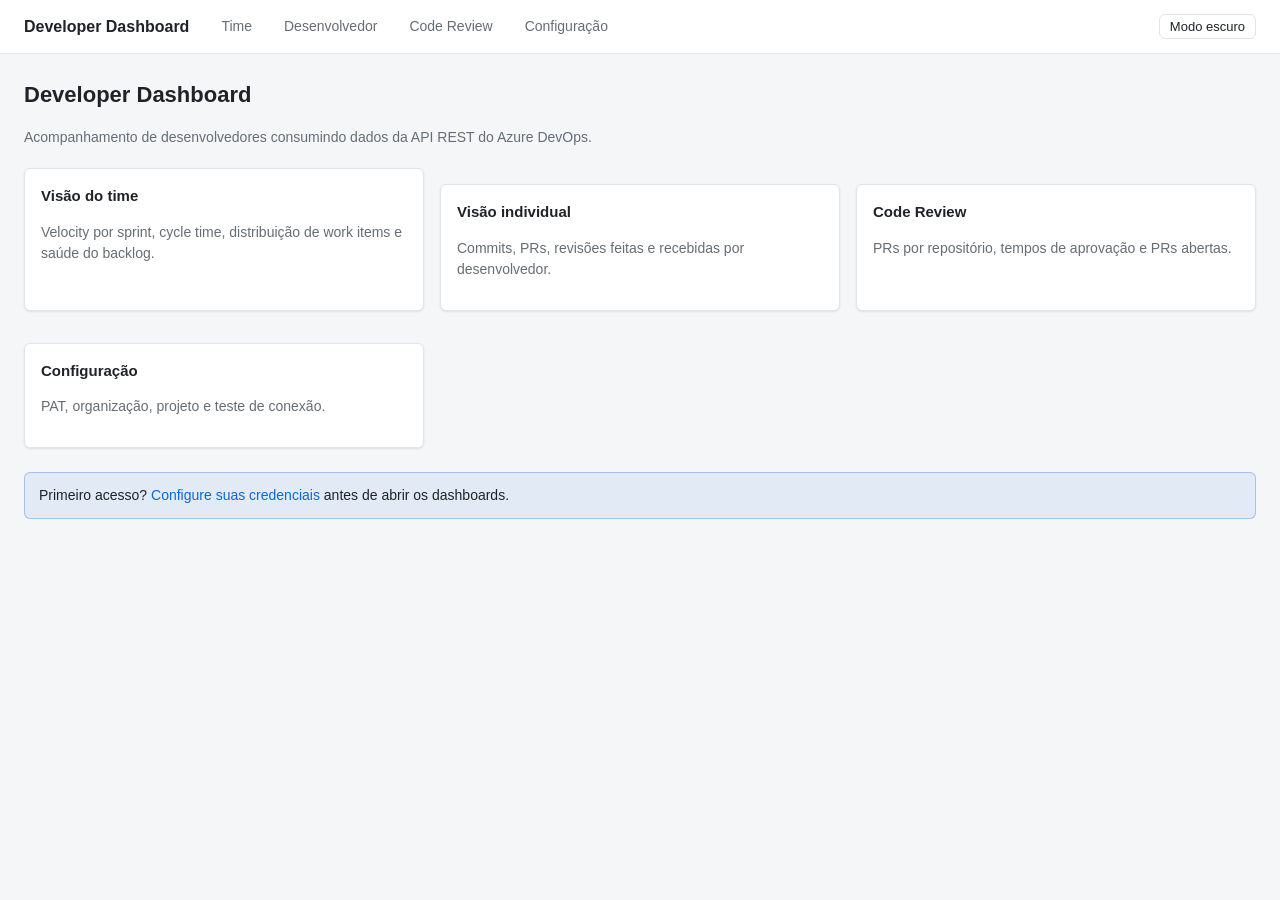
<file: index.html>
<!DOCTYPE html>
<html lang="pt-BR">
<head>
<meta charset="UTF-8">
<meta name="viewport" content="width=device-width, initial-scale=1.0">
<title>Developer Dashboard — Azure DevOps</title>
<link rel="stylesheet" href="css/main.css">
<link rel="stylesheet" href="css/components.css">
<script src="js/file-guard.js"></script>
</head>
<body>
<header class="topbar"></header>
<main>
  <h1>Developer Dashboard</h1>
  <p class="muted">Acompanhamento de desenvolvedores consumindo dados da API REST do Azure DevOps.</p>

  <div class="grid grid-3" style="margin-top: 20px;">
    <a class="card" href="dashboard.html" style="text-decoration:none; color: inherit;">
      <h3>Visão do time</h3>
      <p class="muted">Velocity por sprint, cycle time, distribuição de work items e saúde do backlog.</p>
    </a>
    <a class="card" href="developer.html" style="text-decoration:none; color: inherit;">
      <h3>Visão individual</h3>
      <p class="muted">Commits, PRs, revisões feitas e recebidas por desenvolvedor.</p>
    </a>
    <a class="card" href="codereview.html" style="text-decoration:none; color: inherit;">
      <h3>Code Review</h3>
      <p class="muted">PRs por repositório, tempos de aprovação e PRs abertas.</p>
    </a>
    <a class="card" href="config.html" style="text-decoration:none; color: inherit;">
      <h3>Configuração</h3>
      <p class="muted">PAT, organização, projeto e teste de conexão.</p>
    </a>
  </div>

  <div id="status" style="margin-top: 24px;"></div>
</main>

<script type="module">
  import { renderTopbar } from './js/ui.js'
  import { hasConfig } from './js/auth.js'

  renderTopbar('home')

  if (!hasConfig()) {
    document.getElementById('status').innerHTML =
      '<div class="alert info">Primeiro acesso? <a href="config.html">Configure suas credenciais</a> antes de abrir os dashboards.</div>'
  }
</script>
</body>
</html>
</file>
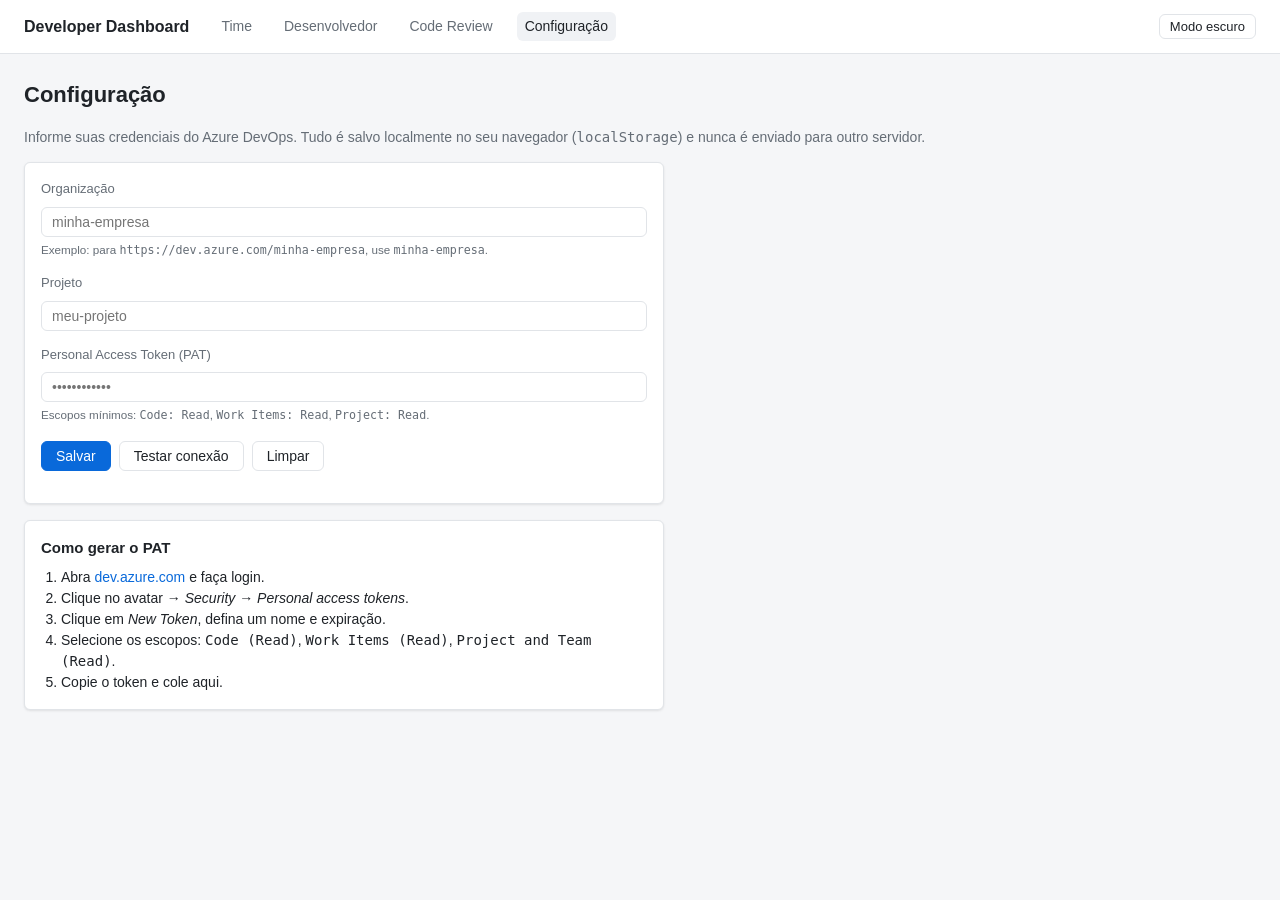
<file: config.html>
<!DOCTYPE html>
<html lang="pt-BR">
<head>
<meta charset="UTF-8">
<meta name="viewport" content="width=device-width, initial-scale=1.0">
<title>Configuração — Developer Dashboard</title>
<link rel="stylesheet" href="css/main.css">
<link rel="stylesheet" href="css/components.css">
<script src="js/file-guard.js"></script>
</head>
<body>
<header class="topbar"></header>
<main>
  <h1>Configuração</h1>
  <p class="muted">Informe suas credenciais do Azure DevOps. Tudo é salvo localmente no seu navegador (<code>localStorage</code>) e nunca é enviado para outro servidor.</p>

  <div class="card" style="max-width: 640px;">
    <form id="config-form" autocomplete="off">
      <div class="form-row">
        <label for="org">Organização</label>
        <input type="text" id="org" name="org" placeholder="minha-empresa" required>
        <small class="muted">Exemplo: para <code>https://dev.azure.com/minha-empresa</code>, use <code>minha-empresa</code>.</small>
      </div>

      <div class="form-row">
        <label for="project">Projeto</label>
        <input type="text" id="project" name="project" placeholder="meu-projeto" required>
      </div>

      <div class="form-row">
        <label for="pat">Personal Access Token (PAT)</label>
        <input type="password" id="pat" name="pat" placeholder="••••••••••••" required autocomplete="off">
        <small class="muted">Escopos mínimos: <code>Code: Read</code>, <code>Work Items: Read</code>, <code>Project: Read</code>.</small>
      </div>

      <div class="form-actions">
        <button type="submit" class="primary">Salvar</button>
        <button type="button" id="test-btn">Testar conexão</button>
        <button type="button" id="clear-btn">Limpar</button>
      </div>
    </form>

    <div id="status" style="margin-top: 16px;"></div>
  </div>

  <div class="card" style="max-width: 640px; margin-top: 16px;">
    <h3>Como gerar o PAT</h3>
    <ol style="margin: 0; padding-left: 20px;">
      <li>Abra <a href="https://dev.azure.com" target="_blank" rel="noopener">dev.azure.com</a> e faça login.</li>
      <li>Clique no avatar → <em>Security</em> → <em>Personal access tokens</em>.</li>
      <li>Clique em <em>New Token</em>, defina um nome e expiração.</li>
      <li>Selecione os escopos: <code>Code (Read)</code>, <code>Work Items (Read)</code>, <code>Project and Team (Read)</code>.</li>
      <li>Copie o token e cole aqui.</li>
    </ol>
  </div>
</main>

<script type="module">
  import { getConfig, setConfig, clearConfig } from './js/auth.js'
  import { testConnection } from './js/api.js'
  import { clearCache } from './js/cache.js'
  import { renderTopbar, escapeHtml } from './js/ui.js'

  renderTopbar('config')

  const form = document.getElementById('config-form')
  const statusEl = document.getElementById('status')
  const testBtn = document.getElementById('test-btn')
  const clearBtn = document.getElementById('clear-btn')

  const current = getConfig()
  document.getElementById('org').value = current.org
  document.getElementById('project').value = current.project
  document.getElementById('pat').value = current.pat

  function readForm() {
    return {
      org: document.getElementById('org').value.trim(),
      project: document.getElementById('project').value.trim(),
      pat: document.getElementById('pat').value,
    }
  }

  function showStatus(kind, message) {
    statusEl.innerHTML = `<div class="alert ${kind}">${escapeHtml(message)}</div>`
  }

  form.addEventListener('submit', (e) => {
    e.preventDefault()
    const cfg = readForm()
    setConfig(cfg)
    clearCache()
    showStatus('success', 'Configuração salva. Cache limpo.')
  })

  testBtn.addEventListener('click', async () => {
    const cfg = readForm()
    if (!cfg.org || !cfg.project || !cfg.pat) {
      showStatus('danger', 'Preencha todos os campos antes de testar.')
      return
    }
    setConfig(cfg)
    showStatus('info', 'Testando conexão...')
    testBtn.disabled = true
    try {
      const result = await testConnection()
      const count = result.count ?? (result.value?.length ?? 0)
      showStatus('success', `Conexão OK. Organização respondeu com ${count} projeto(s) visível(is).`)
    } catch (e) {
      showStatus('danger', `Falha: ${e.message}`)
    } finally {
      testBtn.disabled = false
    }
  })

  clearBtn.addEventListener('click', () => {
    if (!confirm('Remover PAT, organização e projeto salvos?')) return
    clearConfig()
    clearCache()
    document.getElementById('org').value = ''
    document.getElementById('project').value = ''
    document.getElementById('pat').value = ''
    showStatus('info', 'Configuração removida.')
  })
</script>
</body>
</html>
</file>
<file: css/main.css>
:root {
  --bg: #f5f6f8;
  --surface: #ffffff;
  --surface-alt: #f0f2f5;
  --border: #e1e4e8;
  --text: #1f2328;
  --text-muted: #656d76;
  --primary: #0969da;
  --primary-hover: #0860c7;
  --success: #1a7f37;
  --danger: #cf222e;
  --warning: #9a6700;
  --shadow: 0 1px 3px rgba(0, 0, 0, 0.06), 0 1px 2px rgba(0, 0, 0, 0.04);
  --radius: 6px;
  --font: -apple-system, BlinkMacSystemFont, "Segoe UI", Roboto, Helvetica, Arial, sans-serif;
}

[data-theme="dark"] {
  --bg: #0d1117;
  --surface: #161b22;
  --surface-alt: #1f242c;
  --border: #30363d;
  --text: #e6edf3;
  --text-muted: #8b949e;
  --primary: #2f81f7;
  --primary-hover: #4a95f8;
  --success: #3fb950;
  --danger: #f85149;
  --warning: #d29922;
  --shadow: 0 1px 3px rgba(0, 0, 0, 0.4), 0 1px 2px rgba(0, 0, 0, 0.2);
}

@media (prefers-color-scheme: dark) {
  :root:not([data-theme="light"]) {
    --bg: #0d1117;
    --surface: #161b22;
    --surface-alt: #1f242c;
    --border: #30363d;
    --text: #e6edf3;
    --text-muted: #8b949e;
    --primary: #2f81f7;
    --primary-hover: #4a95f8;
    --success: #3fb950;
    --danger: #f85149;
    --warning: #d29922;
    --shadow: 0 1px 3px rgba(0, 0, 0, 0.4), 0 1px 2px rgba(0, 0, 0, 0.2);
  }
}

* { box-sizing: border-box; }

html, body {
  margin: 0;
  padding: 0;
  background: var(--bg);
  color: var(--text);
  font-family: var(--font);
  font-size: 14px;
  line-height: 1.5;
}

a { color: var(--primary); text-decoration: none; }
a:hover { text-decoration: underline; }

h1 { font-size: 22px; margin: 0 0 16px; }
h2 { font-size: 18px; margin: 0 0 12px; }
h3 { font-size: 15px; margin: 0 0 8px; }

header.topbar {
  position: sticky;
  top: 0;
  z-index: 10;
  display: flex;
  align-items: center;
  gap: 24px;
  padding: 12px 24px;
  background: var(--surface);
  border-bottom: 1px solid var(--border);
}

.topbar .brand {
  font-weight: 600;
  font-size: 16px;
}

.topbar nav {
  display: flex;
  gap: 16px;
  flex: 1;
}

.topbar nav a {
  color: var(--text-muted);
  padding: 4px 8px;
  border-radius: var(--radius);
}

.topbar nav a.active {
  color: var(--text);
  background: var(--surface-alt);
}

.topbar .spacer { flex: 1; }

main {
  max-width: 1400px;
  margin: 0 auto;
  padding: 24px;
}

button, .btn {
  cursor: pointer;
  font-family: inherit;
  font-size: 14px;
  padding: 6px 14px;
  border: 1px solid var(--border);
  border-radius: var(--radius);
  background: var(--surface);
  color: var(--text);
}

button.primary, .btn.primary {
  background: var(--primary);
  border-color: var(--primary);
  color: #fff;
}

button.primary:hover, .btn.primary:hover { background: var(--primary-hover); }
button:hover { background: var(--surface-alt); }
button:disabled { opacity: 0.5; cursor: not-allowed; }

input, select {
  font-family: inherit;
  font-size: 14px;
  padding: 6px 10px;
  border: 1px solid var(--border);
  border-radius: var(--radius);
  background: var(--surface);
  color: var(--text);
  min-width: 0;
}

input:focus, select:focus {
  outline: 2px solid var(--primary);
  outline-offset: -1px;
  border-color: transparent;
}

label {
  display: block;
  font-size: 13px;
  font-weight: 500;
  margin-bottom: 4px;
  color: var(--text-muted);
}

.muted { color: var(--text-muted); }
.success { color: var(--success); }
.danger { color: var(--danger); }
.warning { color: var(--warning); }

.hidden { display: none !important; }
</file>
<file: css/components.css>
.card {
  background: var(--surface);
  border: 1px solid var(--border);
  border-radius: var(--radius);
  padding: 16px;
  box-shadow: var(--shadow);
}

.card + .card { margin-top: 16px; }

.card-header {
  display: flex;
  align-items: center;
  justify-content: space-between;
  margin-bottom: 12px;
}

.grid {
  display: grid;
  gap: 16px;
}

.grid-2 { grid-template-columns: repeat(2, minmax(0, 1fr)); }
.grid-3 { grid-template-columns: repeat(3, minmax(0, 1fr)); }
.grid-4 { grid-template-columns: repeat(4, minmax(0, 1fr)); }
.grid-5 { grid-template-columns: repeat(5, minmax(0, 1fr)); }

@media (max-width: 900px) {
  .grid-3, .grid-4, .grid-5 { grid-template-columns: repeat(2, minmax(0, 1fr)); }
}
@media (max-width: 600px) {
  .grid-2, .grid-3, .grid-4, .grid-5 { grid-template-columns: 1fr; }
}

.stat {
  display: flex;
  flex-direction: column;
  gap: 4px;
}
.stat .label {
  font-size: 12px;
  color: var(--text-muted);
  text-transform: uppercase;
  letter-spacing: 0.4px;
}
.stat .value {
  font-size: 28px;
  font-weight: 600;
  line-height: 1.1;
}
.stat .sub {
  font-size: 12px;
  color: var(--text-muted);
}

.filters {
  display: flex;
  flex-wrap: wrap;
  gap: 12px;
  align-items: end;
  margin-bottom: 20px;
  padding: 12px 16px;
  background: var(--surface);
  border: 1px solid var(--border);
  border-radius: var(--radius);
}

.filters .field { display: flex; flex-direction: column; }

.badge {
  display: inline-block;
  padding: 2px 8px;
  border-radius: 999px;
  font-size: 12px;
  font-weight: 500;
  background: var(--surface-alt);
  color: var(--text);
  border: 1px solid var(--border);
}
.badge.success { background: rgba(26, 127, 55, 0.12); color: var(--success); border-color: transparent; }
.badge.danger  { background: rgba(207, 34, 46, 0.12); color: var(--danger);  border-color: transparent; }
.badge.warning { background: rgba(154, 103, 0, 0.12); color: var(--warning); border-color: transparent; }
.badge.primary { background: rgba(9, 105, 218, 0.12); color: var(--primary); border-color: transparent; }

table {
  width: 100%;
  border-collapse: collapse;
  font-size: 13px;
}
thead th {
  text-align: left;
  font-weight: 600;
  padding: 8px 10px;
  border-bottom: 1px solid var(--border);
  color: var(--text-muted);
  text-transform: uppercase;
  font-size: 11px;
  letter-spacing: 0.5px;
  background: var(--surface-alt);
}
tbody td {
  padding: 8px 10px;
  border-bottom: 1px solid var(--border);
}
tbody tr:last-child td { border-bottom: none; }
tbody tr:hover td { background: var(--surface-alt); }

.chart-wrap {
  position: relative;
  height: 300px;
}
.chart-wrap.tall { height: 360px; }

.alert {
  padding: 12px 14px;
  border-radius: var(--radius);
  border: 1px solid var(--border);
  margin-bottom: 16px;
}
.alert.info    { background: rgba(9, 105, 218, 0.08); border-color: rgba(9, 105, 218, 0.3); }
.alert.success { background: rgba(26, 127, 55, 0.08); border-color: rgba(26, 127, 55, 0.3); }
.alert.danger  { background: rgba(207, 34, 46, 0.08); border-color: rgba(207, 34, 46, 0.3); }

.form-row {
  display: flex;
  flex-direction: column;
  gap: 4px;
  margin-bottom: 14px;
}

.form-actions {
  display: flex;
  gap: 8px;
  margin-top: 16px;
}

.spinner {
  display: inline-block;
  width: 14px;
  height: 14px;
  border: 2px solid var(--border);
  border-top-color: var(--primary);
  border-radius: 50%;
  animation: spin 0.8s linear infinite;
  vertical-align: middle;
}
@keyframes spin { to { transform: rotate(360deg); } }

.loading-overlay {
  position: relative;
  min-height: 120px;
}
.loading-overlay.loading::after {
  content: '';
  position: absolute;
  inset: 0;
  background: var(--surface);
  opacity: 0.6;
}

.theme-toggle {
  background: transparent;
  border: 1px solid var(--border);
  padding: 4px 10px;
  font-size: 13px;
}

.pill-group { display: inline-flex; border: 1px solid var(--border); border-radius: var(--radius); overflow: hidden; }
.pill-group button { border: none; border-radius: 0; padding: 6px 12px; }
.pill-group button.active { background: var(--primary); color: #fff; }
</file>
